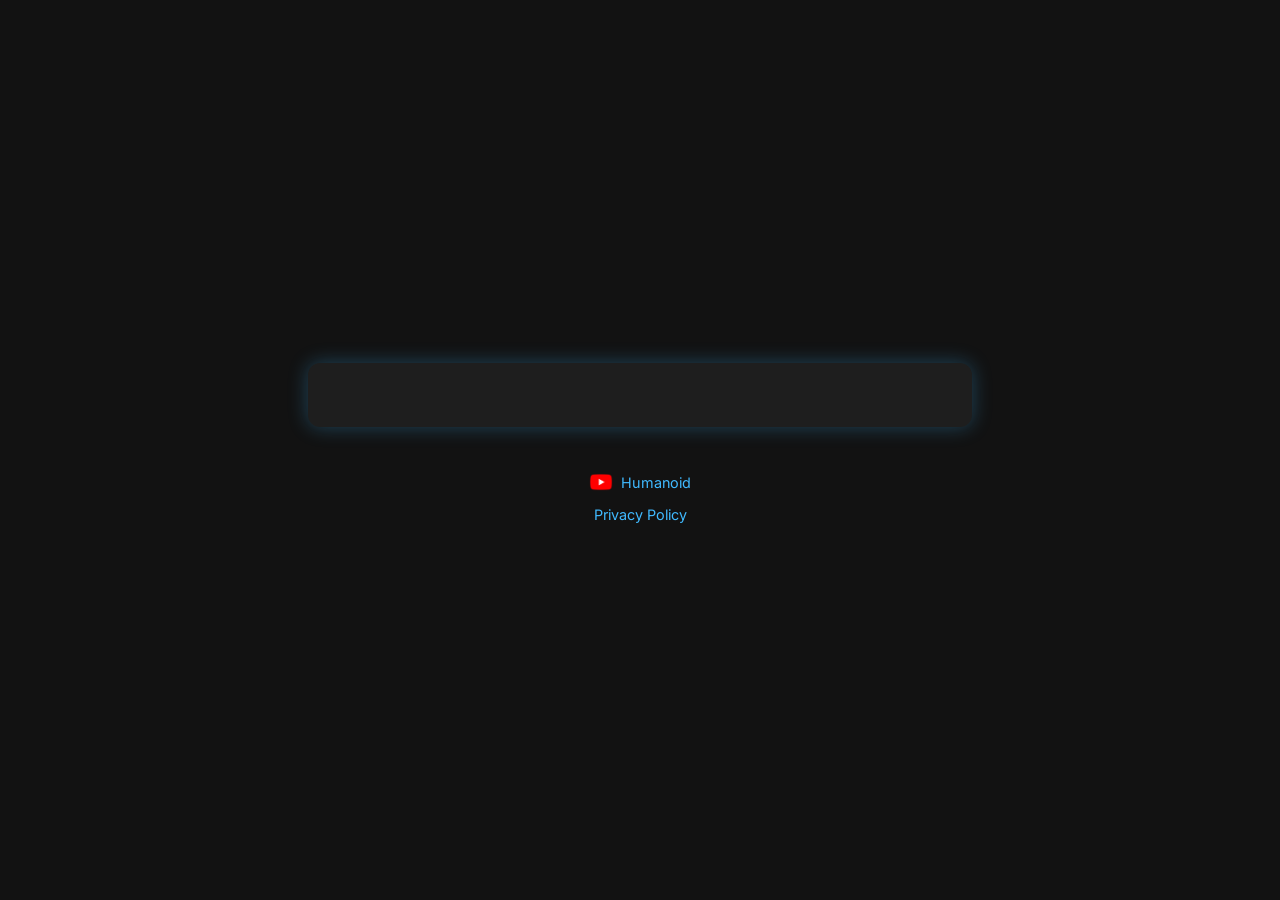
<file: index.html>
<!DOCTYPE html>
<html lang="en">
<head>
  <meta charset="UTF-8" />
  <meta name="viewport" content="width=device-width, initial-scale=1.0" />
  <meta name="robots" content="noindex, nofollow" />
  <title>Humanoid</title>
  <link rel="stylesheet" href="style.css" />
  <link rel="icon" type="image/png" href="https://www.svgrepo.com/show/5121/star.svg" />
  <link href="https://fonts.googleapis.com/css2?family=Inter:wght@400;600&display=swap" rel="stylesheet">
</head>
<body>
  <div class="container">
    <div class="form-wrapper">
      <script src="https://myliferebooted.mykajabi.com/forms/2149764931/embed.js"></script>
      <div id="form-fallback" hidden>
        <p class="fallback-title">The form didn't load</p>
        <p>Ad blockers and script blockers often block this page's signup form. If you run one, please allow this page and refresh. The form will appear here.</p>
      </div>
      <noscript>
        <p>This page needs JavaScript turned on to show the signup form. Please enable JavaScript and refresh.</p>
      </noscript>
    </div>
    <footer>
        <p>
            <a href="https://www.youtube.com/@Humanoid-Noah-Bristol" target="_blank">
              <img src="assets/images/youtube-icon.png" alt="YouTube" style="width: 24px; vertical-align: text-bottom; margin-right: 4px;">
              Humanoid
            </a>
          </p>
          <p><a href="privacy.html">Privacy Policy</a></p>
        </footer>
  </div>
  <script>
    window.addEventListener('load', function () {
      setTimeout(function () {
        if (!document.getElementById('kajabi-form')) {
          var fb = document.getElementById('form-fallback');
          if (fb) { fb.hidden = false; }
        }
      }, 3000);
    });
  </script>
</body>
</html>
</file>
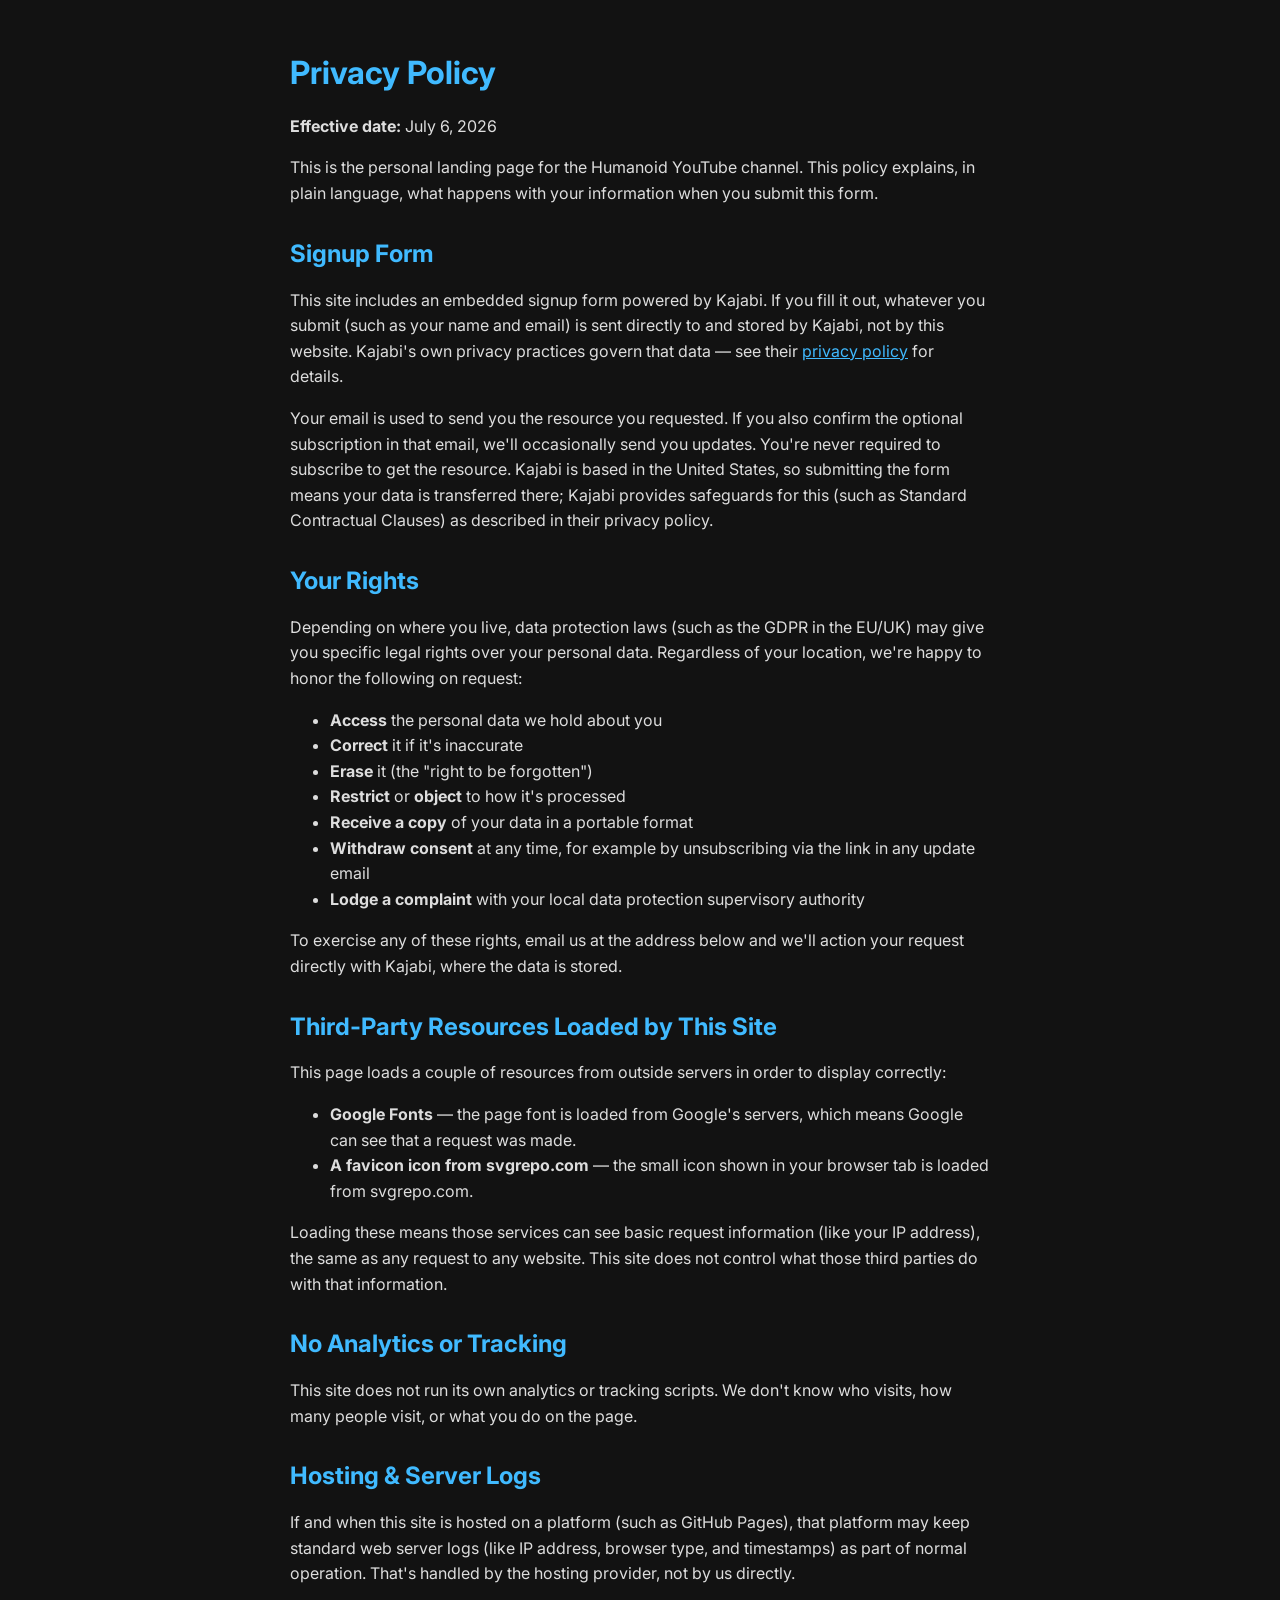
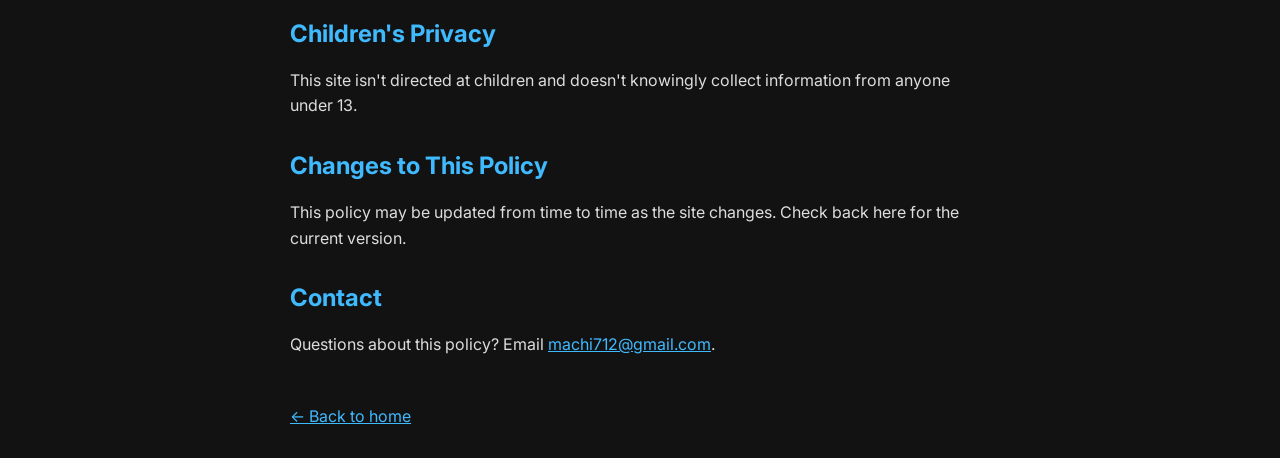
<file: privacy.html>
<!DOCTYPE html>
<html lang="en">
<head>
  <meta charset="UTF-8" />
  <meta name="viewport" content="width=device-width, initial-scale=1.0" />
  <meta name="robots" content="noindex, nofollow" />
  <title>Privacy Policy - Humanoid</title>
  <link rel="stylesheet" href="style.css" />
  <link rel="icon" type="image/png" href="https://www.svgrepo.com/show/5121/star.svg" />
  <link href="https://fonts.googleapis.com/css2?family=Inter:wght@400;600&display=swap" rel="stylesheet">
</head>
<body class="policy-page">
  <div class="container">
    <div class="policy-content">
      <h1>Privacy Policy</h1>
      <p><strong>Effective date:</strong> July 6, 2026</p>

      <p>This is the personal landing page for the Humanoid YouTube channel. This policy explains, in plain language, what happens with your information when you submit this form.</p>

      <h2>Signup Form</h2>
      <p>This site includes an embedded signup form powered by Kajabi. If you fill it out, whatever you submit (such as your name and email) is sent directly to and stored by Kajabi, not by this website. Kajabi's own privacy practices govern that data — see their <a href="https://kajabi.com/privacy" target="_blank">privacy policy</a> for details.</p>
      <p>Your email is used to send you the resource you requested. If you also confirm the optional subscription in that email, we'll occasionally send you updates. You're never required to subscribe to get the resource. Kajabi is based in the United States, so submitting the form means your data is transferred there; Kajabi provides safeguards for this (such as Standard Contractual Clauses) as described in their privacy policy.</p>

      <h2>Your Rights</h2>
      <p>Depending on where you live, data protection laws (such as the GDPR in the EU/UK) may give you specific legal rights over your personal data. Regardless of your location, we're happy to honor the following on request:</p>
      <ul>
        <li><strong>Access</strong> the personal data we hold about you</li>
        <li><strong>Correct</strong> it if it's inaccurate</li>
        <li><strong>Erase</strong> it (the "right to be forgotten")</li>
        <li><strong>Restrict</strong> or <strong>object</strong> to how it's processed</li>
        <li><strong>Receive a copy</strong> of your data in a portable format</li>
        <li><strong>Withdraw consent</strong> at any time, for example by unsubscribing via the link in any update email</li>
        <li><strong>Lodge a complaint</strong> with your local data protection supervisory authority</li>
      </ul>
      <p>To exercise any of these rights, email us at the address below and we'll action your request directly with Kajabi, where the data is stored.</p>

      <h2>Third-Party Resources Loaded by This Site</h2>
      <p>This page loads a couple of resources from outside servers in order to display correctly:</p>
      <ul>
        <li><strong>Google Fonts</strong> — the page font is loaded from Google's servers, which means Google can see that a request was made.</li>
        <li><strong>A favicon icon from svgrepo.com</strong> — the small icon shown in your browser tab is loaded from svgrepo.com.</li>
      </ul>
      <p>Loading these means those services can see basic request information (like your IP address), the same as any request to any website. This site does not control what those third parties do with that information.</p>

      <h2>No Analytics or Tracking</h2>
      <p>This site does not run its own analytics or tracking scripts. We don't know who visits, how many people visit, or what you do on the page.</p>

      <h2>Hosting &amp; Server Logs</h2>
      <p>If and when this site is hosted on a platform (such as GitHub Pages), that platform may keep standard web server logs (like IP address, browser type, and timestamps) as part of normal operation. That's handled by the hosting provider, not by us directly.</p>

      <h2>Children's Privacy</h2>
      <p>This site isn't directed at children and doesn't knowingly collect information from anyone under 13.</p>

      <h2>Changes to This Policy</h2>
      <p>This policy may be updated from time to time as the site changes. Check back here for the current version.</p>

      <h2>Contact</h2>
      <p>Questions about this policy? Email <a href="mailto:machi712@gmail.com">machi712@gmail.com</a>.</p>

      <a class="back-link" href="index.html">&larr; Back to home</a>
    </div>
  </div>
</body>
</html>
</file>
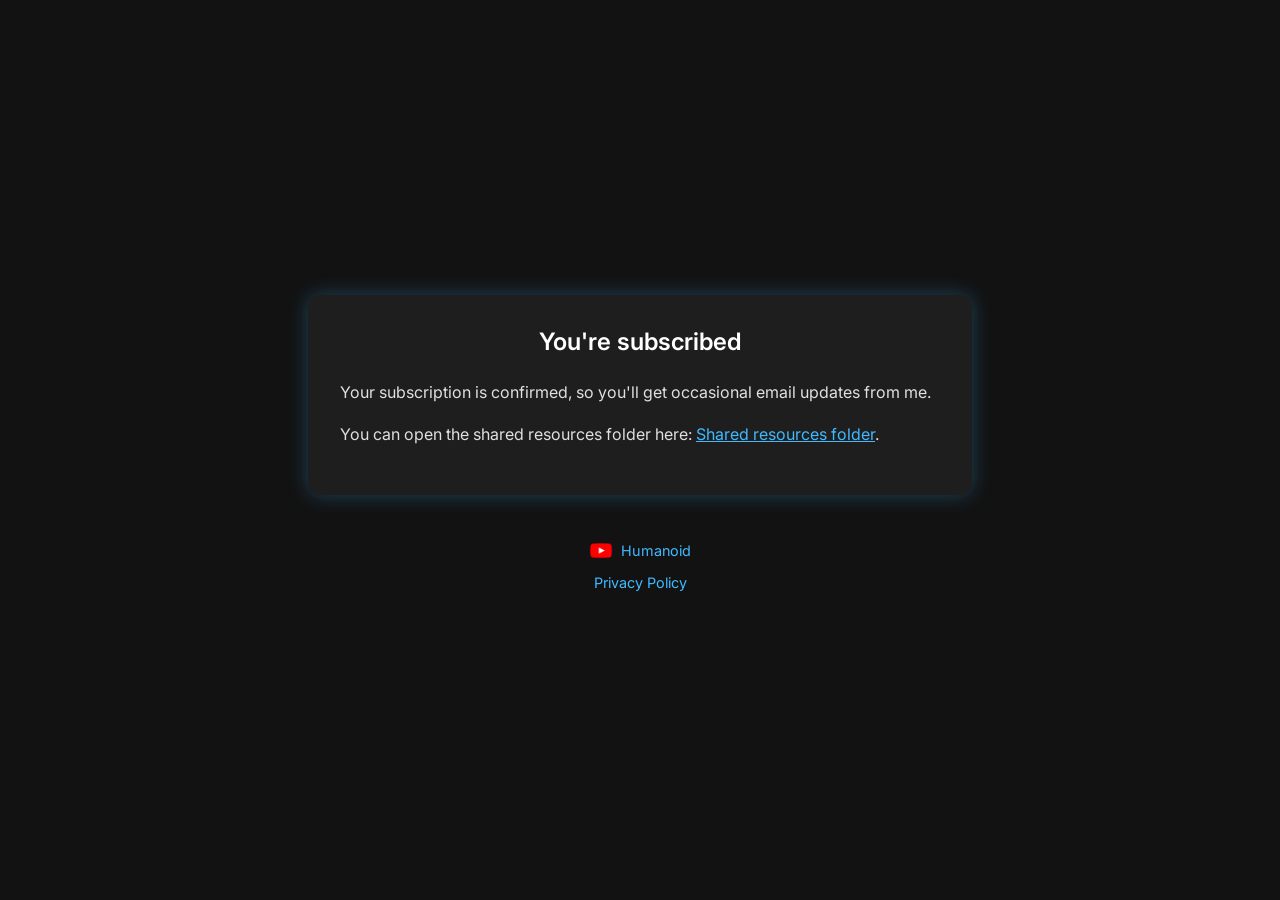
<file: subscribed.html>
<!DOCTYPE html>
<html lang="en">
<head>
  <meta charset="UTF-8" />
  <meta name="viewport" content="width=device-width, initial-scale=1.0" />
  <meta name="robots" content="noindex, nofollow" />
  <title>Humanoid</title>
  <link rel="stylesheet" href="style.css" />
  <link rel="icon" type="image/png" href="https://www.svgrepo.com/show/5121/star.svg" />
  <link href="https://fonts.googleapis.com/css2?family=Inter:wght@400;600&display=swap" rel="stylesheet">
</head>
<body>
  <div class="container">
    <div class="form-wrapper">
      <p class="thanks-title">You're subscribed</p>
      <p class="thanks-text">Your subscription is confirmed, so you'll get occasional email updates from me.</p>
      <p class="thanks-text">You can open the shared resources folder here: <a href="https://drive.google.com/drive/folders/1pnioXy0L6f233qbVK_1Et0TNpbQfBlOY?usp=drive_link">Shared resources folder</a>.</p>
    </div>
    <footer>
        <p>
            <a href="https://www.youtube.com/@Humanoid-Noah-Bristol" target="_blank">
              <img src="assets/images/youtube-icon.png" alt="YouTube" style="width: 24px; vertical-align: text-bottom; margin-right: 4px;">
              Humanoid
            </a>
          </p>
          <p><a href="privacy.html">Privacy Policy</a></p>
        </footer>
  </div>
</body>
</html>
</file>
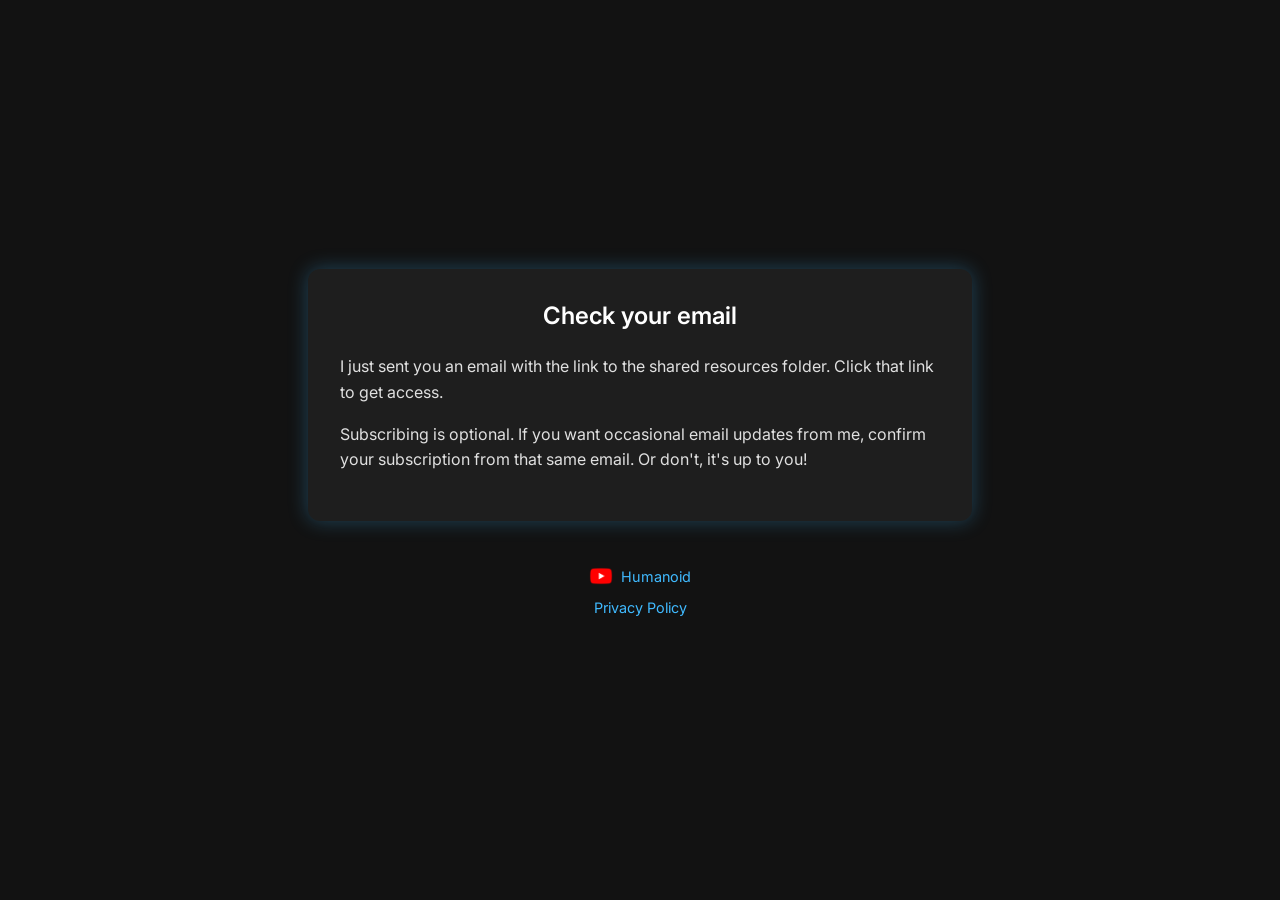
<file: thanks.html>
<!DOCTYPE html>
<html lang="en">
<head>
  <meta charset="UTF-8" />
  <meta name="viewport" content="width=device-width, initial-scale=1.0" />
  <meta name="robots" content="noindex, nofollow" />
  <title>Humanoid</title>
  <link rel="stylesheet" href="style.css" />
  <link rel="icon" type="image/png" href="https://www.svgrepo.com/show/5121/star.svg" />
  <link href="https://fonts.googleapis.com/css2?family=Inter:wght@400;600&display=swap" rel="stylesheet">
</head>
<body>
  <div class="container">
    <div class="form-wrapper">
      <p class="thanks-title">Check your email</p>
      <p class="thanks-text">I just sent you an email with the link to the shared resources folder. Click that link to get access.</p>
      <p class="thanks-text">Subscribing is optional. If you want occasional email updates from me, confirm your subscription from that same email. Or don't, it's up to you!</p>
    </div>
    <footer>
        <p>
            <a href="https://www.youtube.com/@Humanoid-Noah-Bristol" target="_blank">
              <img src="assets/images/youtube-icon.png" alt="YouTube" style="width: 24px; vertical-align: text-bottom; margin-right: 4px;">
              Humanoid
            </a>
          </p>
          <p><a href="privacy.html">Privacy Policy</a></p>
        </footer>
  </div>
</body>
</html>
</file>
<file: style.css>
body {
    margin: 0;
    font-family: 'Inter', sans-serif;
    background-color: #121212;
    color: #ffffff;
    display: flex;
    justify-content: center;
    align-items: center;
    min-height: 100vh;
    text-align: center;
  }
  
  .container {
    display: flex;
    flex-direction: column;
    justify-content: center;
    align-items: center;
    padding: 2rem;
    width: 100%;
    max-width: 600px;
  }
  
  .form-wrapper {
    background-color: #1e1e1e;
    padding: 2rem;
    border-radius: 12px;
    box-shadow: 0 0 20px rgba(64, 186, 255, 0.3);
    width: 100%;
  }
  
  #kajabi-form .kajabi-form__title {
    color: #ffffff !important;
  }

  #kajabi-form .kajabi-form__subtitle {
    color: #e0e0e0 !important;
  }

  /* Dark form: Kajabi's embed stylesheet paints the form card white
     (background-color: var(--pine-color-background-container, #ffffff)).
     Match the card to the dark wrapper and restyle the input to match. */
  #kajabi-form {
    --pine-color-background-container: #1e1e1e;
  }

  #kajabi-form.kajabi-form--inline {
    background-color: #1e1e1e !important;
  }

  #kajabi-form .kajabi-form__form-item input {
    background-color: #2a2a2a !important;
    border-color: #3a3a3a !important;
    color: #ffffff !important;
  }

  #kajabi-form .kajabi-form__form-item input:hover,
  #kajabi-form .kajabi-form__form-item input:focus {
    border-color: #40BAFF !important;
  }

  #kajabi-form ::-webkit-input-placeholder { color: #9a9a9a !important; }
  #kajabi-form :-moz-placeholder { color: #9a9a9a !important; }
  #kajabi-form ::-moz-placeholder { color: #9a9a9a !important; }
  #kajabi-form :-ms-input-placeholder { color: #9a9a9a !important; }
  #kajabi-form ::placeholder { color: #9a9a9a !important; }

  #form-fallback {
    color: #e0e0e0;
    line-height: 1.6;
  }

.thanks-title {
    text-align: center;
    color: #ffffff;
    font-weight: 600;
    font-size: 1.5rem;
    margin-top: 0;
  }

  .thanks-text {
    text-align: left;
    color: #e0e0e0;
    line-height: 1.6;
  }

  .thanks-text a {
    color: #40BAFF;
  }

  #form-fallback .fallback-title {
    color: #ffffff;
    font-weight: 600;
    font-size: 1.25rem;
  }

  footer {
    margin-top: 2rem;
    font-size: 0.9rem;
    color: #aaa;
  }
  
  footer a {
    color: #40BAFF;
    text-decoration: none;
  }
  
  footer a:hover {
    text-decoration: underline;
  }
  
  @media (max-width: 600px) {
    .form-wrapper {
      padding: 1.5rem;
    }
    footer {
      font-size: 0.8rem;
    }
  }

  body.policy-page {
    display: block;
    text-align: left;
    min-height: 0;
  }

  body.policy-page .container {
    max-width: 700px;
    margin: 0 auto;
    align-items: stretch;
  }

  .policy-content h1 {
    color: #40BAFF;
  }

  .policy-content h2 {
    color: #40BAFF;
    margin-top: 2rem;
  }

  .policy-content p,
  .policy-content li {
    line-height: 1.6;
    color: #ddd;
  }

  .policy-content a {
    color: #40BAFF;
  }

  .back-link {
    display: inline-block;
    margin-top: 2rem;
  }
</file>
